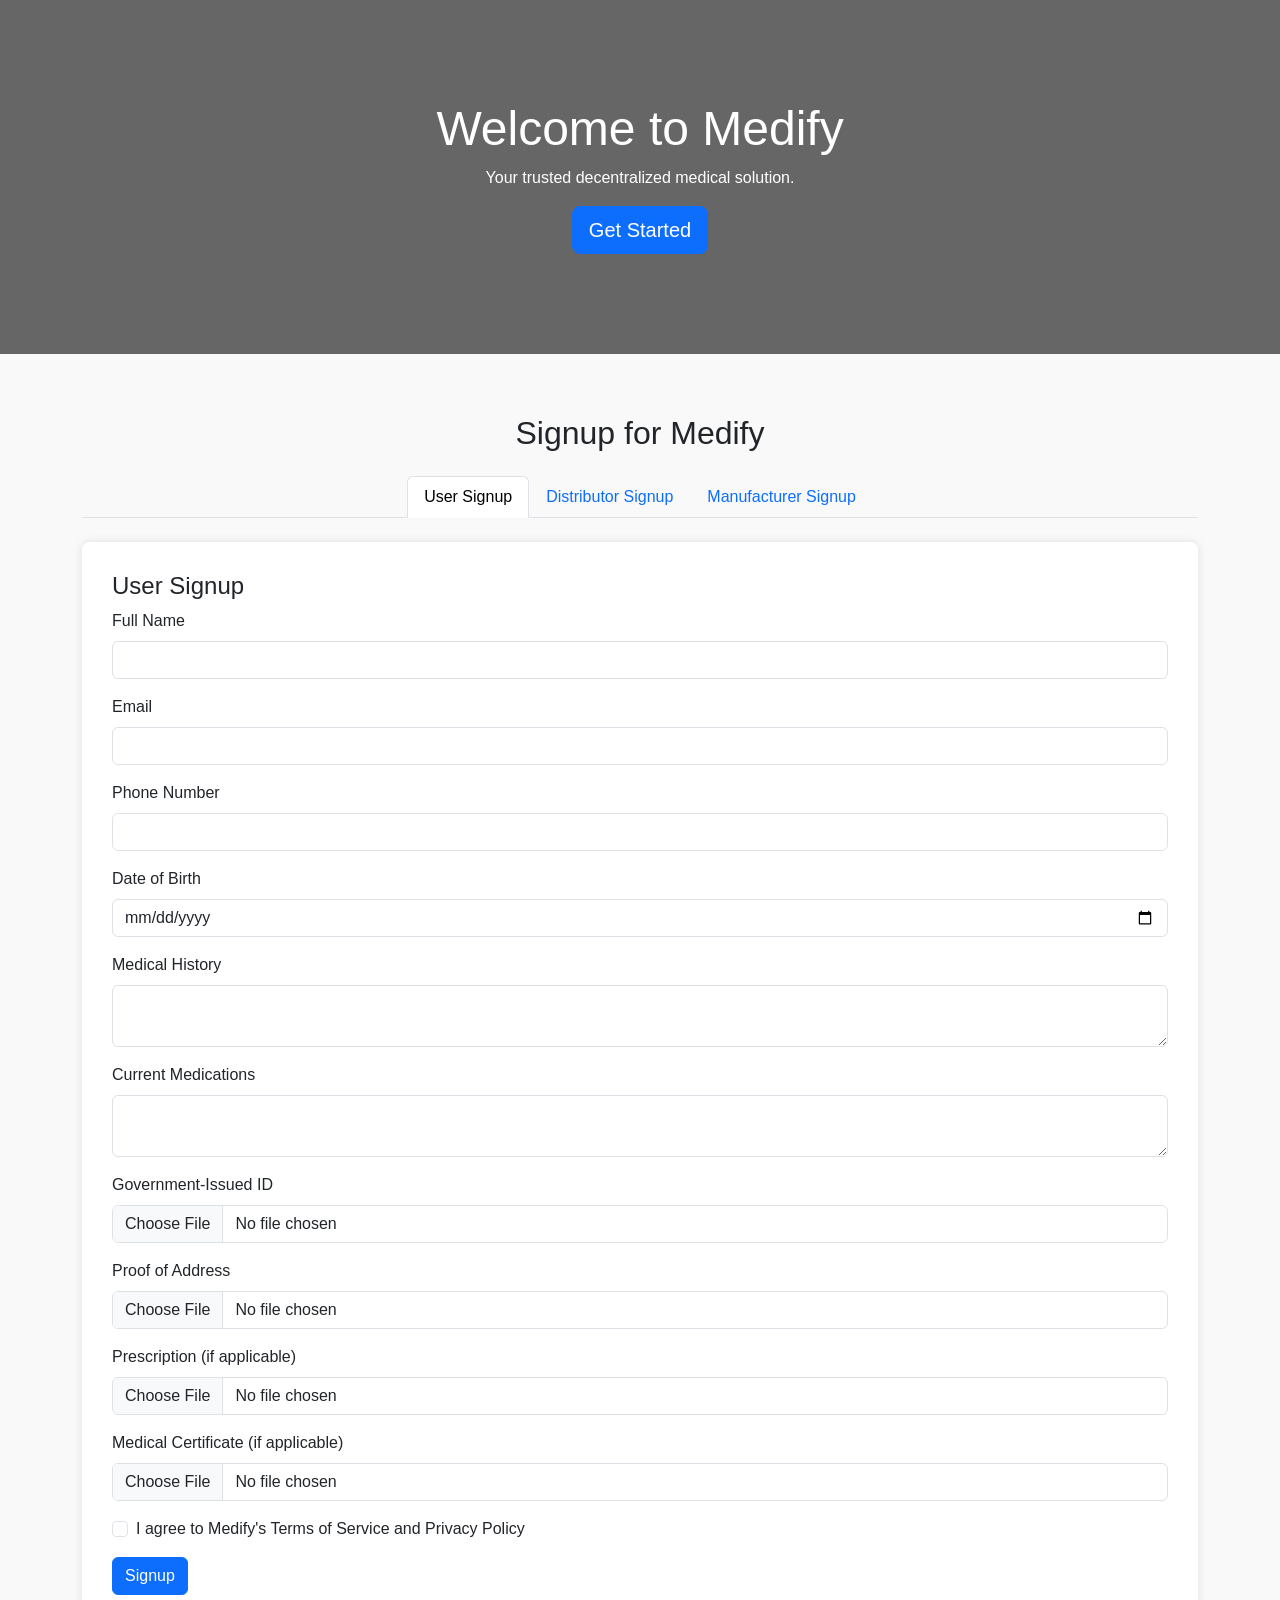
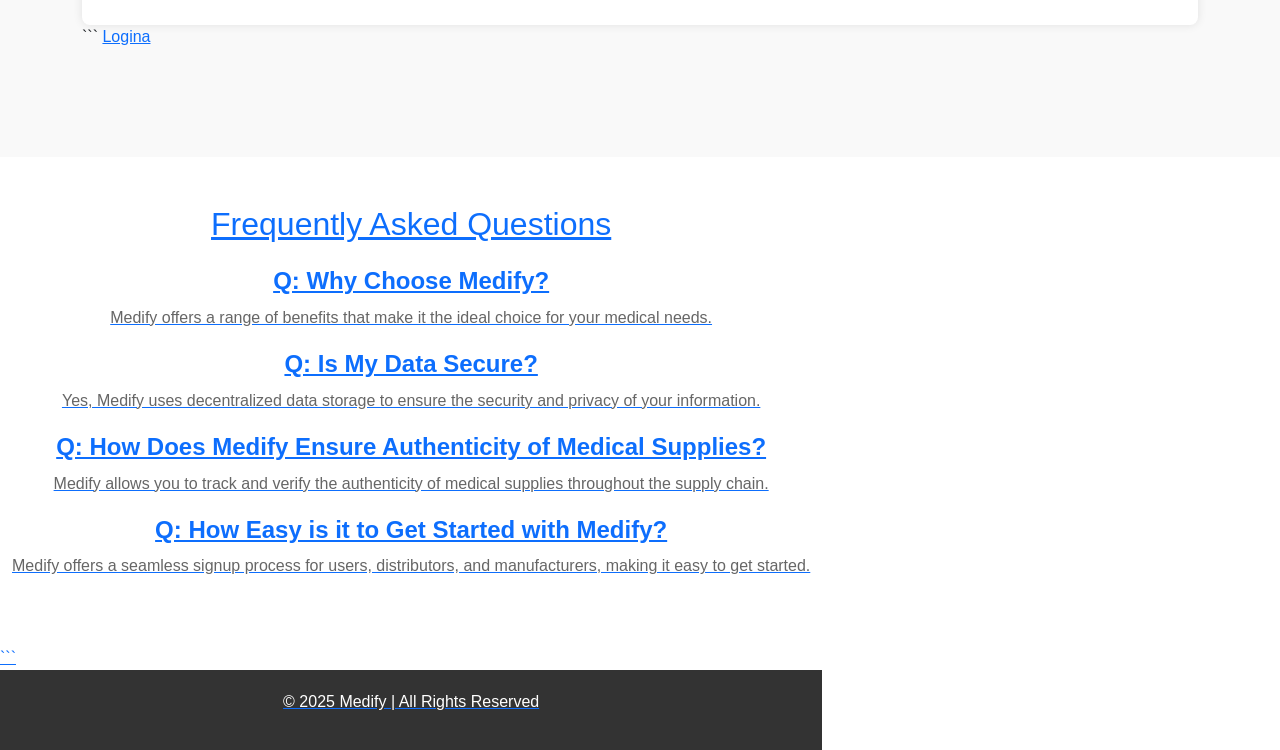
<file: index.html>
<!DOCTYPE html>
<html lang="en">
<head>
    <meta charset="UTF-8">
    <meta name="viewport" content="width=device-width, initial-scale=1.0">
    <title>Medify - Healthcare Solution</title>
    <link rel="stylesheet" href="https://cdnjs.cloudflare.com/ajax/libs/bootstrap/5.3.0/css/bootstrap.min.css">
    <style>
        body {
            font-family: Arial, sans-serif;
        }
        .hero {
            background: linear-gradient(rgba(0,0,0,0.6), rgba(0,0,0,0.6)), url('https://source.unsplash.com/1600x900/?medicine,hospital') no-repeat center;
            background-size: cover;
            color: white;
            text-align: center;
            padding: 100px 20px;
        }
        .hero h1 {
            font-size: 3rem;
        }
        .signup-section {
            padding: 60px 20px;
            background: #f9f9f9;
        }
        .form-container {
            background: white;
            padding: 30px;
            border-radius: 8px;
            box-shadow: 0px 0px 10px rgba(0, 0, 0, 0.1);
        }
        .footer {
            background: #333;
            color: white;
            text-align: center;
            padding: 20px 10px;
        }
        
.faq-item {
  margin-bottom: 20px;
}

.faq-question {
  font-weight: bold;
  margin-bottom: 10px;
}

.faq-answer {
  font-size: 16px;
  color: #666;
}
    </style>
</head>
<body>

    <!-- Hero Section -->
    <section class="hero">
        <h1>Welcome to Medify</h1>
        <p>Your trusted decentralized medical solution.</p>
        <a href="#signup" class="btn btn-primary btn-lg">Get Started</a>
    </section>

    <!-- Signup Forms Section -->
    <section id="signup" class="signup-section">
        <div class="container">
            <h2 class="text-center mb-4">Signup for Medify</h2>
            <ul class="nav nav-tabs justify-content-center" id="signupTabs">
                <li class="nav-item">
                    <a class="nav-link active" data-bs-toggle="tab" href="#user">User Signup</a>
                </li>
                <li class="nav-item">
                    <a class="nav-link" data-bs-toggle="tab" href="#distributor">Distributor Signup</a>
                </li>
                <li class="nav-item">
                    <a class="nav-link" data-bs-toggle="tab" href="#manufacturer">Manufacturer Signup</a>
                </li>
            </ul>

            <div class="tab-content mt-4">

<!-- User Signup -->
<div class="tab-pane fade show active" id="user">
  <div class="form-container">
    <h4>User Signup</h4>
    <form>
      <!-- Personal Information -->
      <div class="mb-3">
        <label class="form-label">Full Name</label>
        <input type="text" class="form-control" required>
      </div>
      <div class="mb-3">
        <label class="form-label">Email</label>
        <input type="email" class="form-control" required>
      </div>
      <div class="mb-3">
        <label class="form-label">Phone Number</label>
        <input type="text" class="form-control" required>
      </div>
      <div class="mb-3">
        <label class="form-label">Date of Birth</label>
        <input type="date" class="form-control" required>
      </div>

      <!-- Medical Information -->
      <div class="mb-3">
        <label class="form-label">Medical History</label>
        <textarea class="form-control" required></textarea>
      </div>
      <div class="mb-3">
        <label class="form-label">Current Medications</label>
        <textarea class="form-control" required></textarea>
      </div>

      <!-- Identification Documents -->
      <div class="mb-3">
        <label class="form-label">Government-Issued ID</label>
        <input type="file" class="form-control" required>
      </div>
      <div class="mb-3">
        <label class="form-label">Proof of Address</label>
        <input type="file" class="form-control" required>
      </div>

      <!-- Additional Documents (if applicable) -->
      <div class="mb-3">
        <label class="form-label">Prescription (if applicable)</label>
        <input type="file" class="form-control">
      </div>
      <div class="mb-3">
        <label class="form-label">Medical Certificate (if applicable)</label>
        <input type="file" class="form-control">
      </div>

      <!-- Consent and Authorization -->
      <div class="mb-3 form-check">
        <input type="checkbox" class="form-check-input" required>
        <label class="form-check-label">I agree to Medify's Terms of Service and Privacy Policy</label>
      </div>
      <button type="submit" class="btn btn-primary">Signup</button>
    </form>
  </div>
</div>
```
<!-- Distributor Signup -->
<div class="tab-pane fade" id="distributor">
  <div class="form-container">
    <h4>Distributor Signup</h4>
    <form>
      <div class="mb-3">
        <label class="form-label">Company Name</label>
        <input type="text" class="form-control" required>
      </div>
      <div class="mb-3">
        <label class="form-label">Contact Person</label>
        <input type="text" class="form-control" required>
      </div>
      <div class="mb-3">
        <label class="form-label">Business Email</label>
        <input type="email" class="form-control" required>
      </div>
      <h5>Document Requirements:</h5>
      <div class="mb-3">
        <label class="form-label">Business License</label>
        <input type="file" class="form-control" required>
      </div>
      <div class="mb-3">
        <label class="form-label">Tax Identification Number (TIN)</label>
        <input type="file" class="form-control" required>
      </div>
      <div class="mb-3">
        <label class="form-label">Certificate of Incorporation</label>
        <input type="file" class="form-control" required>
      </div>
      <div class="mb-3">
        <label class="form-label">Memorandum and Articles of Association</label>
        <input type="file" class="form-control" required>
      </div>
      <div class="mb-3">
        <label class="form-label">Pharmaceutical Distributor License</label>
        <input type="file" class="form-control" required>
      </div>
      <div class="mb-3">
        <label class="form-label">Good Distribution Practice (GDP) Certificate</label>
        <input type="file" class="form-control" required>
      </div>
      <div class="mb-3">
        <label class="form-label">Product Registration</label>
        <input type="file" class="form-control" required>
      </div>
      <div class="mb-3">
        <label class="form-label">Warehouse Layout Plan</label>
        <input type="file" class="form-control" required>
      </div>
      <div class="mb-3">
        <label class="form-label">Equipment Validation</label>
        <input type="file" class="form-control" required>
      </div>
      <div class="mb-3">
        <label class="form-label">Standard Operating Procedures (SOPs)</label>
        <input type="file" class="form-control" required>
      </div>
      <div class="mb-3">
        <label class="form-label">Quality Policy</label>
        <input type="file" class="form-control" required>
      </div>
      <div class="mb-3">
        <label class="form-label">Quality Manual</label>
        <input type="file" class="form-control" required>
      </div>
      <div class="mb-3">
        <label class="form-label">Stability Studies</label>
        <input type="file" class="form-control" required>
      </div>
      <div class="mb-3">
        <label class="form-label">Product Liability Insurance</label>
        <input type="file" class="form-control" required>
      </div>
      <div class="mb-3">
        <label class="form-label">Business Insurance</label>
        <input type="file" class="form-control" required>
      </div>
      <div class="mb-3">
        <label class="form-label">Financial Statements</label>
        <input type="file" class="form-control" required>
      </div>
      <button type="submit" class="btn btn-primary">Signup</button>
    </form>
  </div>
</div>

<!-- Manufacturer Signup -->
<div class="tab-pane fade" id="manufacturer">
  <div class="form-container">
    <h4>Manufacturer Signup</h4>
    <form>
      <div class="mb-3">
        <label class="form-label">Company Name</label>
        <input type="text" class="form-control" required>
      </div>
      <div class="mb-3">
        <label class="form-label">Factory Location</label>
        <input type="text" class="form-control" required>
      </div>
      <div class="mb-3">
        <label class="form-label">Email</label>
        <input type="email" class="form-control" required>
      </div>
      <div class="mb-3">
        <label class="form-label">Password</label>
        <input type="password" class="form-control" required>
      </div>
      <div class="mb-3">
        <label class="form-label">Confirm Password</label>
        <input type="password" class="form-control" required>
      </div>
      <h5>Document Requirements:</h5>
      <div class="mb-3">
        <label class="form-label">Certificate of Incorporation</label>
        <input type="file" class="form-control" required>
      </div>
      <div class="mb-3">
        <label class="form-label">Business License</label>
        <input type="file" class="form-control" required>
      </div>
      <div class="mb-3">
        <label class="form-label">Tax Identification Number (TIN)</label>
        <input type="file" class="form-control" required>
      </div>
      <div class="mb-3">
        <label class="form-label">Company Profile</label>
        <input type="file" class="form-control" required>
      </div>
      <div class="mb-3">
        <label class="form-label">Memorandum and Articles of Association</label>
        <input type="file" class="form-control" required>
      </div>
      <div class="mb-3">
        <label class="form-label">Board Resolution</label>
        <input type="file" class="form-control" required>
      </div>
      <div class="mb-3">
        <label class="form-label">Bank Statement</label>
        <input type="file" class="form-control" required>
      </div>
      <div class="mb-3">
        <label class="form-label">Audited Financial Statements</label>
        <input type="file" class="form-control" required>
      </div>
      <div class="mb-3">
        <label class="form-label">NAFDAC License</label>
        <input type="file" class="form-control" required>
      </div>
      <button type="submit" class="btn btn-primary">Signup</button>
    </form>
  </div>
</div>

<a href="login.html"<button class="button" type="button">Login</button>a
                    </div>
                </div>
            </div>

        </div>
    </section>


<!-- FAQs Section -->
<section class="container my-5">
  <h2 class="text-center">Frequently Asked Questions</h2>
  <div class="row text-center mt-4">
    <div class="col-md-12">
      <div class="faq-item">
        <h4 class="faq-question">Q: Why Choose Medify?</h4>
        <p class="faq-answer">Medify offers a range of benefits that make it the ideal choice for your medical needs.</p>
      </div>
      <div class="faq-item">
        <h4 class="faq-question">Q: Is My Data Secure?</h4>
        <p class="faq-answer">Yes, Medify uses decentralized data storage to ensure the security and privacy of your information.</p>
      </div>
      <div class="faq-item">
        <h4 class="faq-question">Q: How Does Medify Ensure Authenticity of Medical Supplies?</h4>
        <p class="faq-answer">Medify allows you to track and verify the authenticity of medical supplies throughout the supply chain.</p>
      </div>
      <div class="faq-item">
        <h4 class="faq-question">Q: How Easy is it to Get Started with Medify?</h4>
        <p class="faq-answer">Medify offers a seamless signup process for users, distributors, and manufacturers, making it easy to get started.</p>
      </div>
    </div>
  </div>
</section>

```
    <!-- Footer -->
    <footer class="footer">
        <p>© 2025 Medify | All Rights Reserved</p>
    </footer>

    <script src="https://cdnjs.cloudflare.com/ajax/libs/bootstrap/5.3.0/js/bootstrap.bundle.min.js"></script>
</body>
  </html>
</file>
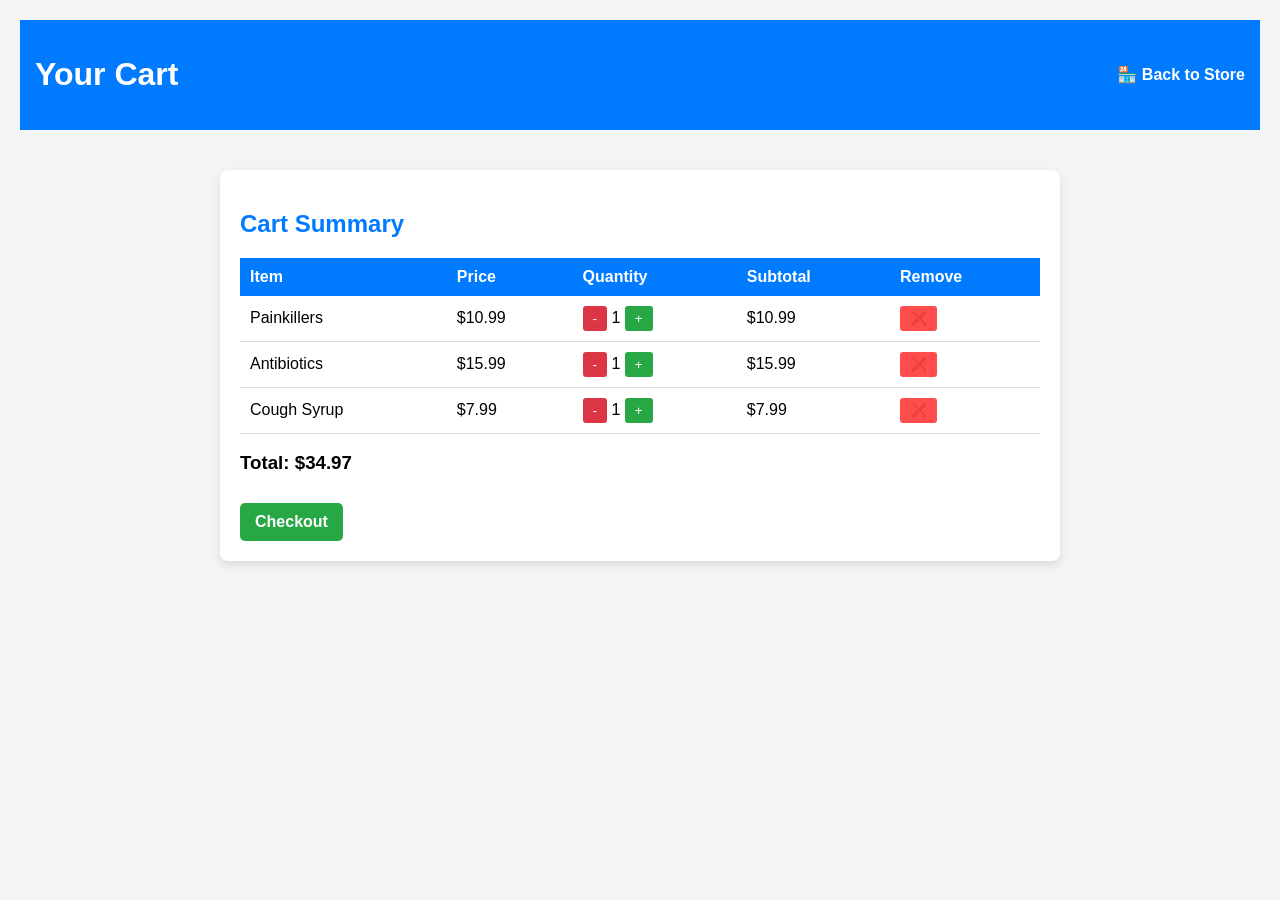
<file: cart.html>
<!<!DOCTYPE html>
<html lang="en">
<head>
    <meta charset="UTF-8">
    <meta name="viewport" content="width=device-width, initial-scale=1.0">
    <title>Shopping Cart</title>
</head>
<body style="font-family: Arial, sans-serif; margin: 0; padding: 20px; background: #f4f4f4;">

    <!-- Navbar -->
    <div style="display: flex; justify-content: space-between; align-items: center; background: #007bff; padding: 15px; color: white;">
        <h1>Your Cart</h1>
        <a href="store.html" style="color: white; text-decoration: none; font-weight: bold;">🏪 Back to Store</a>
    </div>

    <!-- Cart Items -->
    <div style="max-width: 800px; margin: 40px auto; padding: 20px; background: white; border-radius: 8px; box-shadow: 0px 4px 10px rgba(0, 0, 0, 0.1);">
        <h2 style="color: #007bff;">Cart Summary</h2>
        <table style="width: 100%; border-collapse: collapse; text-align: left;">
            <thead>
                <tr style="background: #007bff; color: white;">
                    <th style="padding: 10px;">Item</th>
                    <th style="padding: 10px;">Price</th>
                    <th style="padding: 10px;">Quantity</th>
                    <th style="padding: 10px;">Subtotal</th>
                    <th style="padding: 10px;">Remove</th>
                </tr>
            </thead>
            <tbody id="cart-items"></tbody>
        </table>

        <h3>Total: $<span id="total-price">0.00</span></h3>
        <button id="checkout-btn" style="padding: 10px 15px; font-size: 16px; font-weight: bold; border: none; background: #28a745; color: white; border-radius: 5px; cursor: pointer; margin-top: 10px;">
            Checkout
        </button>

        <!-- Checkout Form (Initially Hidden) -->
        <div id="checkout-form" style="display: none; margin-top: 20px; padding: 15px; border: 1px solid #ddd; border-radius: 5px; background: #f9f9f9;">
            <h3>Checkout Form</h3>
            <label>Full Name:</label>
            <input type="text" id="name" style="width: 100%; padding: 8px; margin: 5px 0; border: 1px solid #ddd; border-radius: 5px;"><br>
            
            <label>Email:</label>
            <input type="email" id="email" style="width: 100%; padding: 8px; margin: 5px 0; border: 1px solid #ddd; border-radius: 5px;"><br>

            <label>Address:</label>
            <textarea id="address" style="width: 100%; padding: 8px; margin: 5px 0; border: 1px solid #ddd; border-radius: 5px;"></textarea><br>

            <button onclick="submitOrder()" style="padding: 10px 15px; font-size: 16px; font-weight: bold; border: none; background: #007bff; color: white; border-radius: 5px; cursor: pointer;">
                Submit Order
            </button>
        </div>
    </div>

    <script>
        // Sample cart items
        let cart = [
            { name: "Painkillers", price: 10.99, quantity: 1 },
            { name: "Antibiotics", price: 15.99, quantity: 1 },
            { name: "Cough Syrup", price: 7.99, quantity: 1 }
        ];

        function updateCart() {
            let cartItemsContainer = document.getElementById("cart-items");
            let totalPrice = 0;
            cartItemsContainer.innerHTML = "";

            cart.forEach((item, index) => {
                let subtotal = (item.price * item.quantity).toFixed(2);
                totalPrice += parseFloat(subtotal);

                cartItemsContainer.innerHTML += `
                    <tr>
                        <td style="padding: 10px; border-bottom: 1px solid #ddd;">${item.name}</td>
                        <td style="padding: 10px; border-bottom: 1px solid #ddd;">$${item.price}</td>
                        <td style="padding: 10px; border-bottom: 1px solid #ddd;">
                            <button onclick="changeQuantity(${index}, -1)" style="padding: 5px 10px; background: #dc3545; color: white; border: none; border-radius: 3px; cursor: pointer;">-</button>
                            ${item.quantity}
                            <button onclick="changeQuantity(${index}, 1)" style="padding: 5px 10px; background: #28a745; color: white; border: none; border-radius: 3px; cursor: pointer;">+</button>
                        </td>
                        <td style="padding: 10px; border-bottom: 1px solid #ddd;">$${subtotal}</td>
                        <td style="padding: 10px; border-bottom: 1px solid #ddd;">
                            <button onclick="removeItem(${index})" style="padding: 5px 10px; background: #ff4d4d; color: white; border: none; border-radius: 3px; cursor: pointer;">❌</button>
                        </td>
                    </tr>
                `;
            });

            document.getElementById("total-price").innerText = totalPrice.toFixed(2);
        }

        function changeQuantity(index, change) {
            if (cart[index].quantity + change > 0) {
                cart[index].quantity += change;
            }
            updateCart();
        }

        function removeItem(index) {
            cart.splice(index, 1);
            updateCart();
        }

        document.getElementById("checkout-btn").addEventListener("click", function () {
            document.getElementById("checkout-form").style.display = "block";
        });

        function submitOrder() {
            let name = document.getElementById("name").value;
            let email = document.getElementById("email").value;
            let address = document.getElementById("address").value;

            if (name === "" || email === "" || address === "") {
                alert("Please fill in all the fields.");
                return;
            }

            alert("Order placed successfully!");
        }

        updateCart();
    </script>
</body>
</html>
</file>
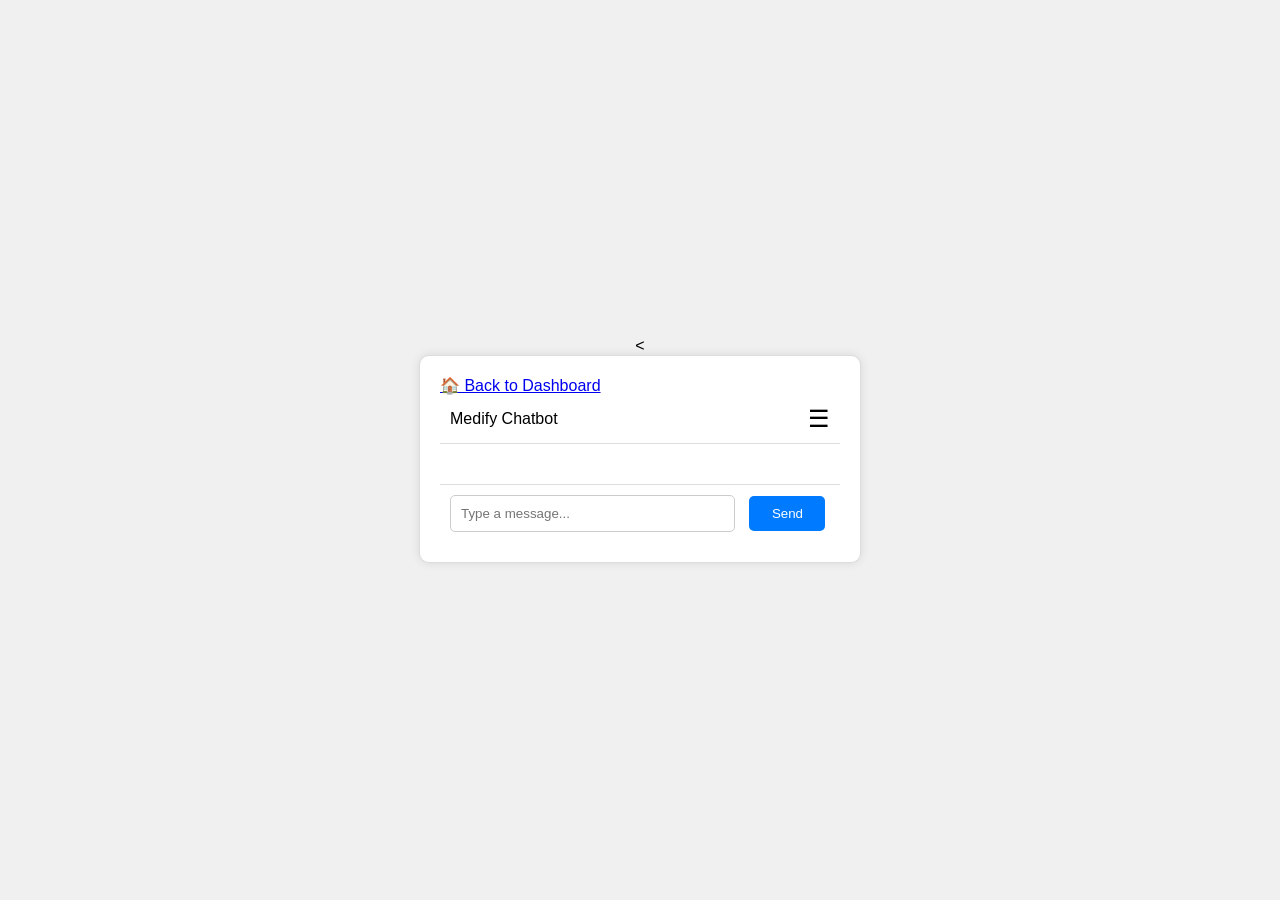
<file: chatbot.html>
<<!DOCTYPE html>
<html lang="en">
<head>
    <meta charset="UTF-8">
    <meta name="viewport" content="width=device-width, initial-scale=1.0">
    <title>Medify Chat</title>

    <style>
        body {
            font-family: Arial, sans-serif;
            margin: 0;
            padding: 0;
            height: 100vh;
            display: flex;
            flex-direction: column;
            align-items: center;
            justify-content: center;
            background-color: #f0f0f0;
        }
        
        .chat-container {
            display: flex;
            flex-direction: column;
            width: 80%;
            max-width: 400px;
            background-color: white;
            padding: 20px;
            border: 1px solid #ddd;
            border-radius: 10px;
            box-shadow: 0 0 10px rgba(0, 0, 0, 0.1);
        }
        
        .chat-header {
            display: flex;
            justify-content: space-between;
            align-items: center;
            padding: 10px;
            border-bottom: 1px solid #ddd;
        }
        
        .menu-icon {
            cursor: pointer;
            font-size: 24px;
        }
        
        .menu {
            display: none;
            padding: 10px;
            border-bottom: 1px solid #ddd;
        }
        
        .menu button {
            width: 100%;
            padding: 10px;
            margin-bottom: 10px;
            border: none;
            border-radius: 5px;
            background-color: #007bff;
            color: white;
            cursor: pointer;
        }
        
        .menu button:hover {
            background-color: #0056b3;
        }
        
        .history-list {
            max-height: 200px;
            overflow-y: auto;
            background: white;
            padding: 10px;
            border-radius: 5px;
            display: none;
        }
        
        .history-item {
            cursor: pointer;
            padding: 5px;
            border-bottom: 1px solid #ddd;
        }
        
        .history-item:hover {
            background: #f4f4f4;
        }
        
        .chat-box {
            flex: 1;
            padding: 20px;
            overflow-y: auto;
        }
        
        .chat-input-container {
            padding: 10px;
            border-top: 1px solid #ddd;
        }
        
        .chat-input-container input {
            width: 75%;
            padding: 10px;
            border: 1px solid #ccc;
            border-radius: 5px;
        }
        
        .chat-input-container button {
            width: 20%;
            padding: 10px;
            margin-left: 10px;
            border: none;
            border-radius: 5px;
            background-color: #007bff;
            color: white;
            cursor: pointer;
        }
        
        .chat-input-container button:hover {
            background-color: #0056b3;
        }
        
        @media only screen and (max-width: 768px) {
            .chat-container {
                width: 90%;
            }
        }
        
        @media only screen and (max-width: 480px) {
            .chat-container {
                width: 100%;
            }
            .chat-input-container input {
                width: 60%;
            }
            .chat-input-container button {
                width: 30%;
            }
        }
    </style>

</head>
<body>
    <div class="chat-container">
            <a href="dashboard.html" class="dashboard-link">🏠 Back to Dashboard</a>
      <div class="chat-header">
            Medify Chatbot 
            <span class="menu-icon" onclick="toggleMenu()">☰</span>
        </div>
        <div class="menu" id="menu">
            <button onclick="newChat()">New Chat</button>
            <button onclick="toggleHistory()">Chat History</button>
            <button onclick="changeUser()">Create a Username</button>
        </div>
        <div class="history-list" id="history-list"></div>
        <div class="chat-box" id="chat-box"></div>
        <div class="chat-input-container" style="background -color: blue; color: white">
            <input type="text" id="chat-input" placeholder="Type a message...">
            <button id="send-btn">Send</button>
        </div>
    </div>
    
    <script>
        let currentUser = localStorage.getItem('currentUser');

        if (!currentUser) {
            currentUser = prompt("Enter your username:");
            localStorage.setItem('currentUser', currentUser);
        }

        function toggleMenu() {
            let menu = document.getElementById('menu');
            menu.style.display = menu.style.display === 'block' ? 'none' : 'block';
        }

        function getChatKey() {
            return `chatHistory_${currentUser}`;
        }

        function getHistoryKey() {
            return `chatSessions_${currentUser}`;
        }

        function loadChatHistory(sessionId = null) {
            let chatBox = document.getElementById('chat-box');
            chatBox.innerHTML = '';

            let allChats = JSON.parse(localStorage.getItem(getChatKey())) || {};
            if (sessionId && allChats[sessionId]) {
                let history = allChats[sessionId];
                history.forEach(msg => {
                    let messageDiv = document.createElement('div');
                    messageDiv.classList.add('chat-message', msg.startsWith("You") ? 'user-message' : 'bot-message');
                    messageDiv.textContent = msg;
                    chatBox.appendChild(messageDiv);
                });
            }
        }

        function newChat() {
            let sessionId = new Date().toISOString();
            let allChats = JSON.parse(localStorage.getItem(getChatKey())) || {};
            allChats[sessionId] = [];
            localStorage.setItem(getChatKey(), JSON.stringify(allChats));

            let chatSessions = JSON.parse(localStorage.getItem(getHistoryKey())) || [];
            chatSessions.push({ id: sessionId, firstMessage: "", timestamp: new Date().toLocaleString() });
            localStorage.setItem(getHistoryKey(), JSON.stringify(chatSessions));

            loadChatHistory(sessionId);
        }

        function toggleHistory() {
            let historyList = document.getElementById('history-list');
            historyList.innerHTML = '';
            let chatSessions = JSON.parse(localStorage.getItem(getHistoryKey())) || [];

            chatSessions.forEach(session => {
                let item = document.createElement('div');
                item.classList.add('history-item');
                item.textContent = `${session.timestamp} - ${session.firstMessage || "No message yet"}`;
                item.onclick = () => loadChatHistory(session.id);
                historyList.appendChild(item);
            });

            historyList.style.display = historyList.style.display === 'block' ? 'none' : 'block';
        }

        function changeUser() {
            let newUser = prompt("Enter your username:");
            if (newUser) {
                currentUser = newUser;
                localStorage.setItem('currentUser', currentUser);
                loadChatHistory();
            }
        }

        document.getElementById('send-btn').addEventListener('click', sendMessage);
        document.getElementById('chat-input').addEventListener('keypress', function(event) {
            if (event.key === 'Enter') {
                sendMessage();
            }
        });

        function sendMessage() {
            let inputField = document.getElementById('chat-input');
            let message = inputField.value.trim();
            if (message === '') return;

            let chatBox = document.getElementById('chat-box');
            let sessionId = Object.keys(JSON.parse(localStorage.getItem(getChatKey())) || {}).pop();
            if (!sessionId) {
                newChat();
                sessionId = Object.keys(JSON.parse(localStorage.getItem(getChatKey())) || {}).pop();
            }

            let allChats = JSON.parse(localStorage.getItem(getChatKey())) || {};
            let history = allChats[sessionId] || [];

            if (history.length === 0) {
                let chatSessions = JSON.parse(localStorage.getItem(getHistoryKey())) || [];
                let sessionIndex = chatSessions.findIndex(s => s.id === sessionId);
                if (sessionIndex !== -1) {
                    chatSessions[sessionIndex].firstMessage = message;
                    localStorage.setItem(getHistoryKey(), JSON.stringify(chatSessions));
                }
            }

            let userMessage = document.createElement('div');
            userMessage.classList.add('chat-message', 'user-message');
            userMessage.textContent = `You: ${message}`;
            chatBox.appendChild(userMessage);

            history.push(`You: ${message}`);
            allChats[sessionId] = history;
            localStorage.setItem(getChatKey(), JSON.stringify(allChats));

            inputField.value = '';
            chatBox.scrollTop = chatBox.scrollHeight;

            setTimeout(() => {
                let botMessage = document.createElement('div');
                botMessage.classList.add('chat-message', 'bot-message');
                botMessage.textContent = 'This is a bot response.';
                chatBox.appendChild(botMessage);

                history.push(`Bot: This is a bot response.`);
                allChats[sessionId] = history;
                localStorage.setItem(getChatKey(), JSON.stringify(allChats));

                chatBox.scrollTop = chatBox.scrollHeight;
            }, 1000);
        }

        loadChatHistory();
    </script>
</body>
  </html>
</file>
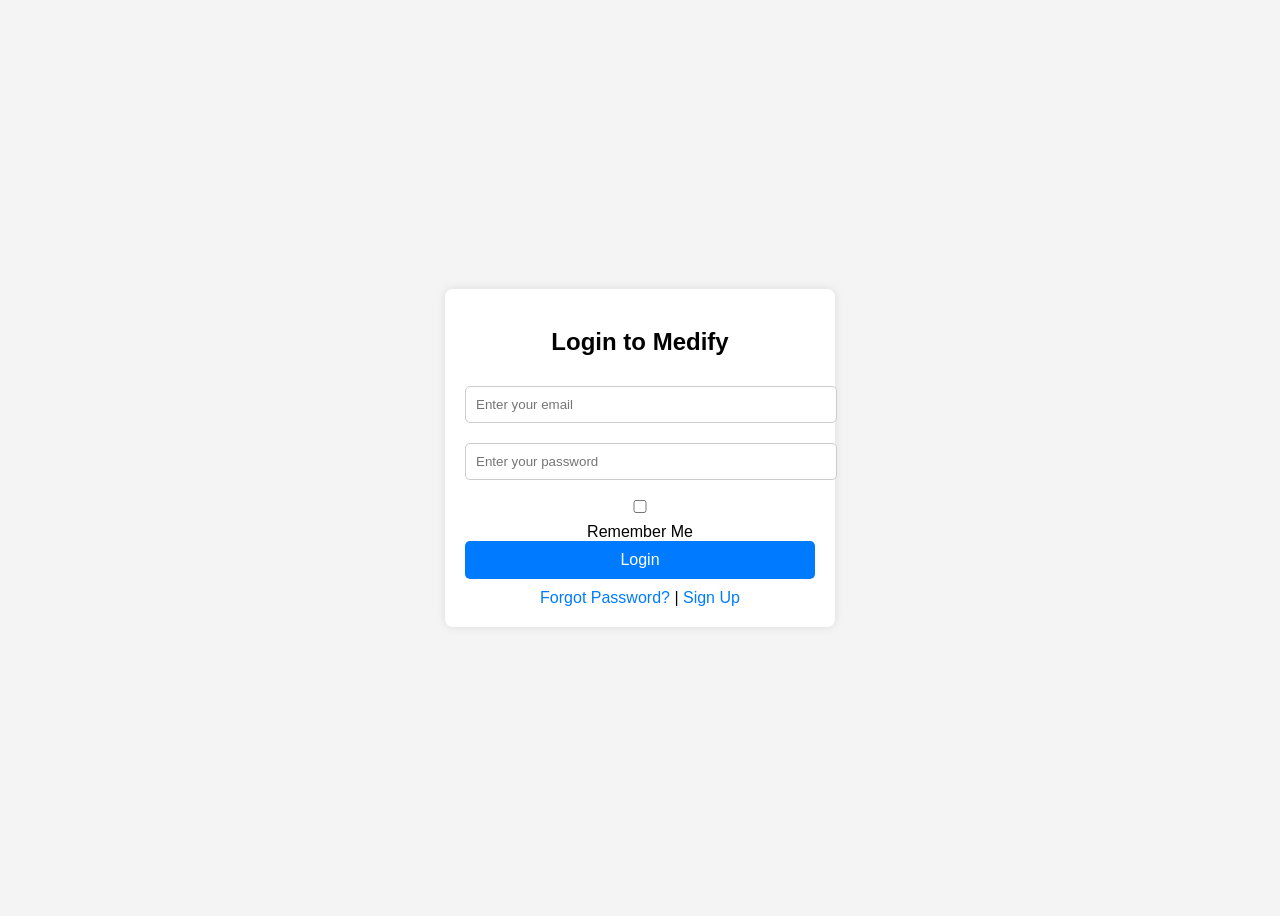
<file: login.html>
<!DOCTYPE html>
<html lang="en">
<head>
    <meta charset="UTF-8">
    <meta name="viewport" content="width=device-width, initial-scale=1.0">
    <title>Medify - Login</title>
    <style>
        body {
            font-family: Arial, sans-serif;
            background-color: #f4f4f4;
            display: flex;
            justify-content: center;
            align-items: center;
            height: 100vh;
        }
        .login-container {
            background: white;
            padding: 20px;
            border-radius: 8px;
            box-shadow: 0px 0px 10px rgba(0, 0, 0, 0.1);
            width: 350px;
            text-align: center;
        }
        .login-container h2 {
            margin-bottom: 20px;
        }
        input {
            width: 100%;
            padding: 10px;
            margin: 10px 0;
            border: 1px solid #ccc;
            border-radius: 5px;
        }
        button {
            width: 100%;
            padding: 10px;
            background: #007bff;
            border: none;
            color: white;
            font-size: 16px;
            cursor: pointer;
            border-radius: 5px;
        }
        button:hover {
            background: #0056b3;
        }
        .links {
            margin-top: 10px;
        }
        .links a {
            text-decoration: none;
            color: #007bff;
        }
    </style>
</head>
<body>

    <div class="login-container">
        <h2>Login to Medify</h2>
        <form action="login.php" method="POST">
            <input type="email" name="email" placeholder="Enter your email" required>
            <input type="password" name="password" placeholder="Enter your password" required>
            <label>
                <input type="checkbox" name="remember"> Remember Me
            </label>
            <button type="submit">Login</button>
        </form>
        <div class="links">
            <a href="forgot_password.html">Forgot Password?</a> | 
            <a href="index.html">Sign Up</a>
        </div>
    </div>

</body>
</html>
</file>
